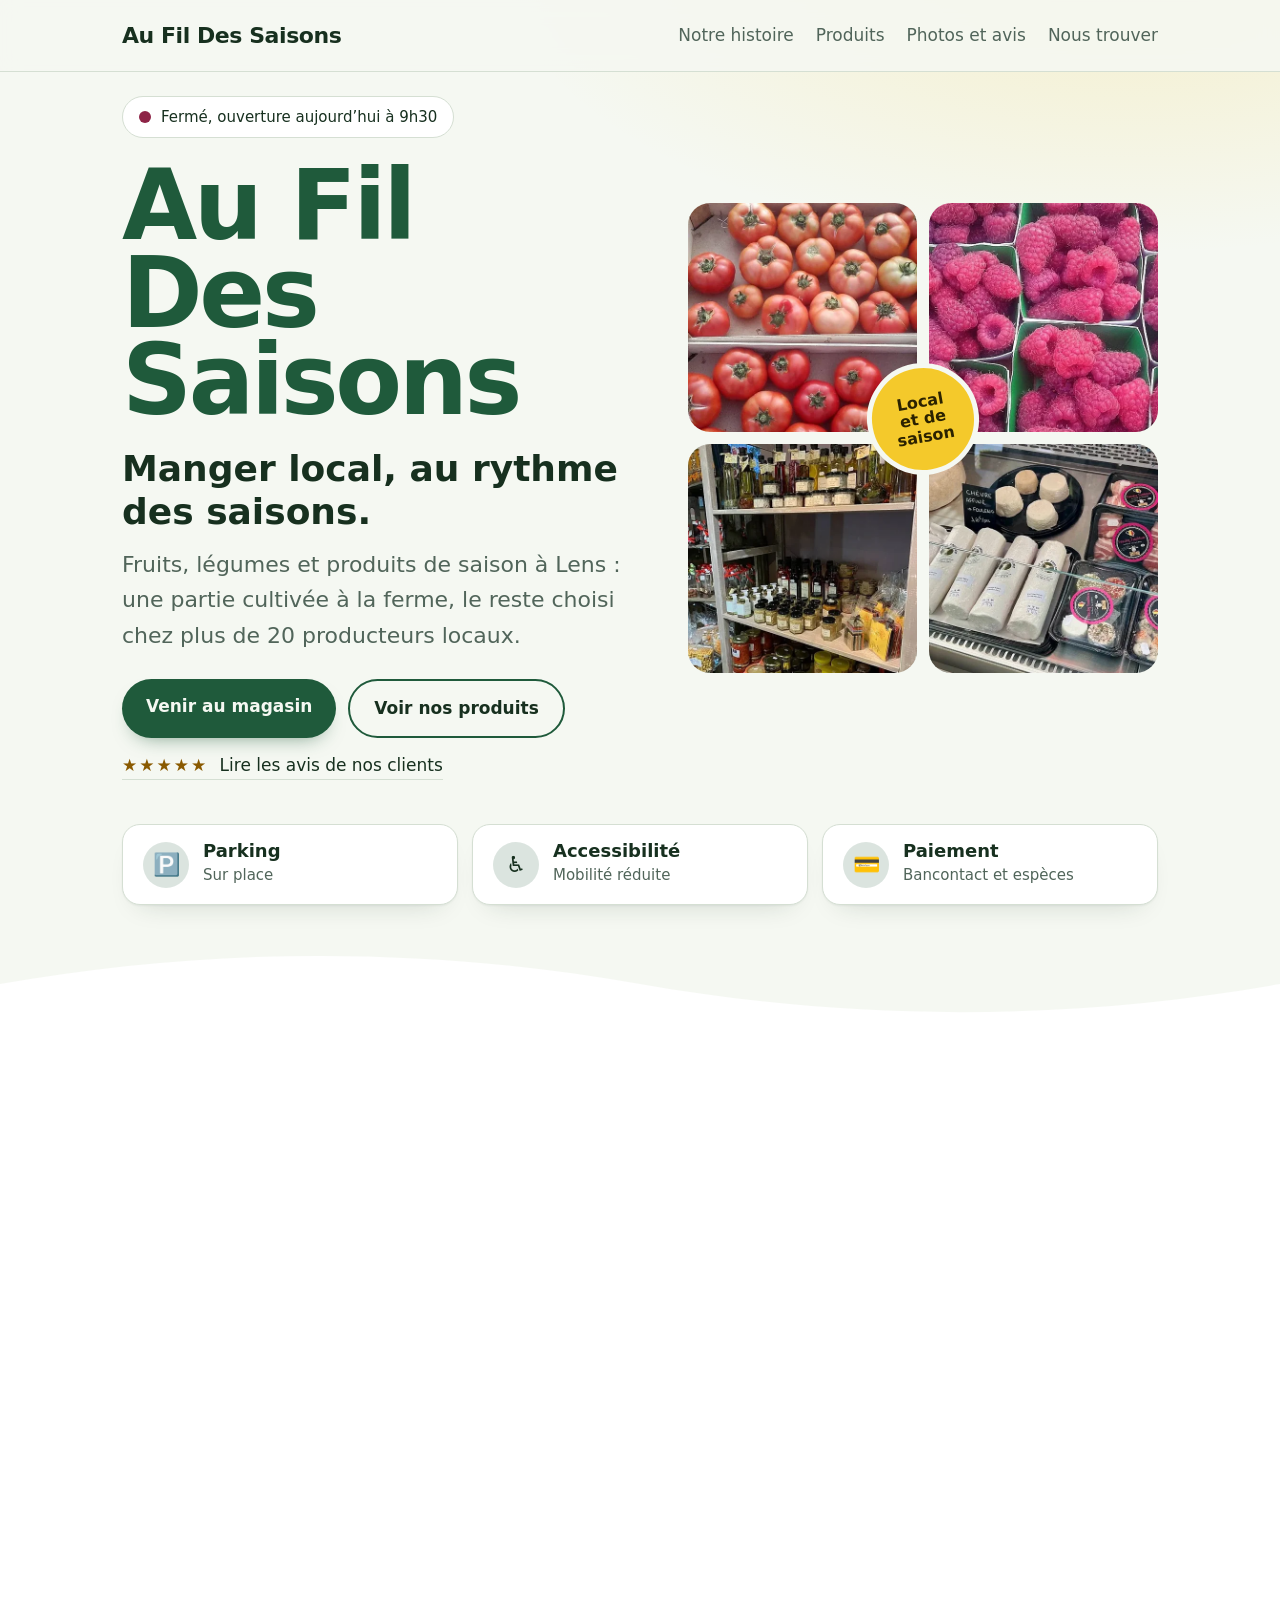
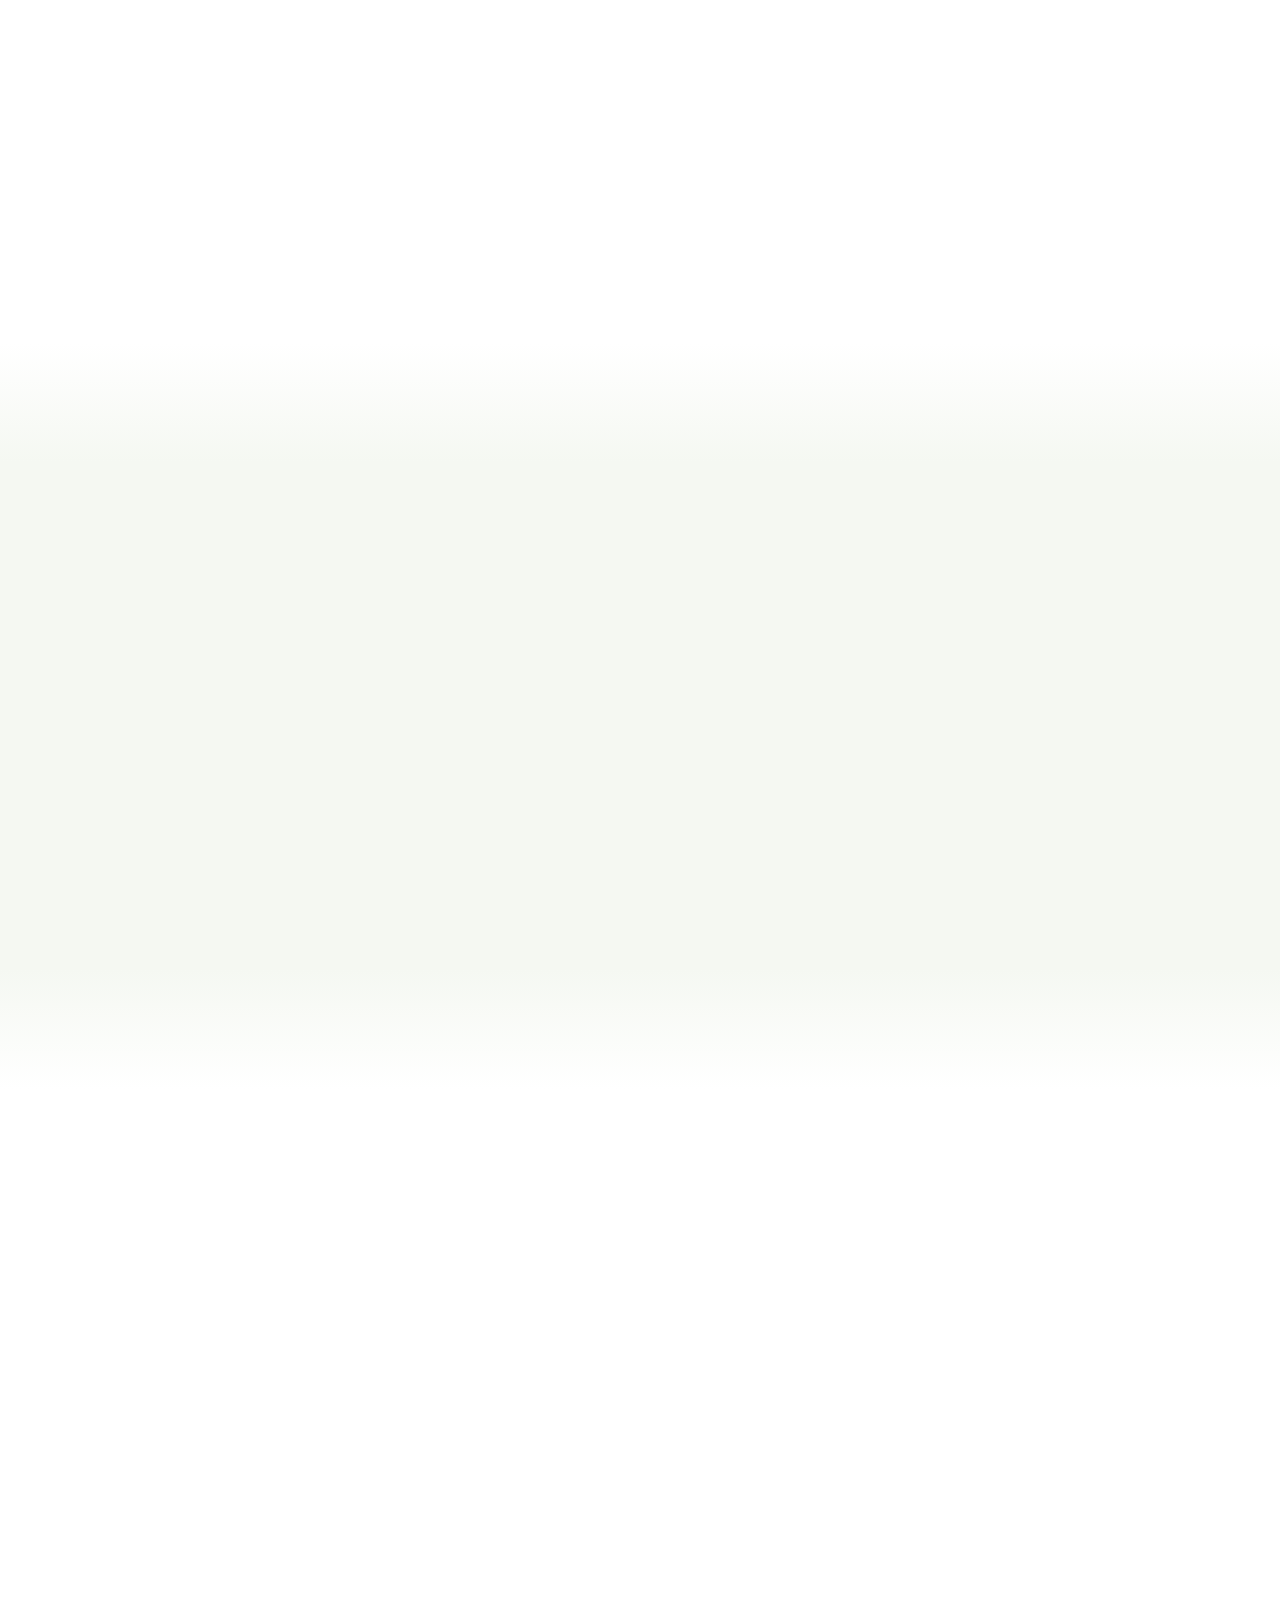
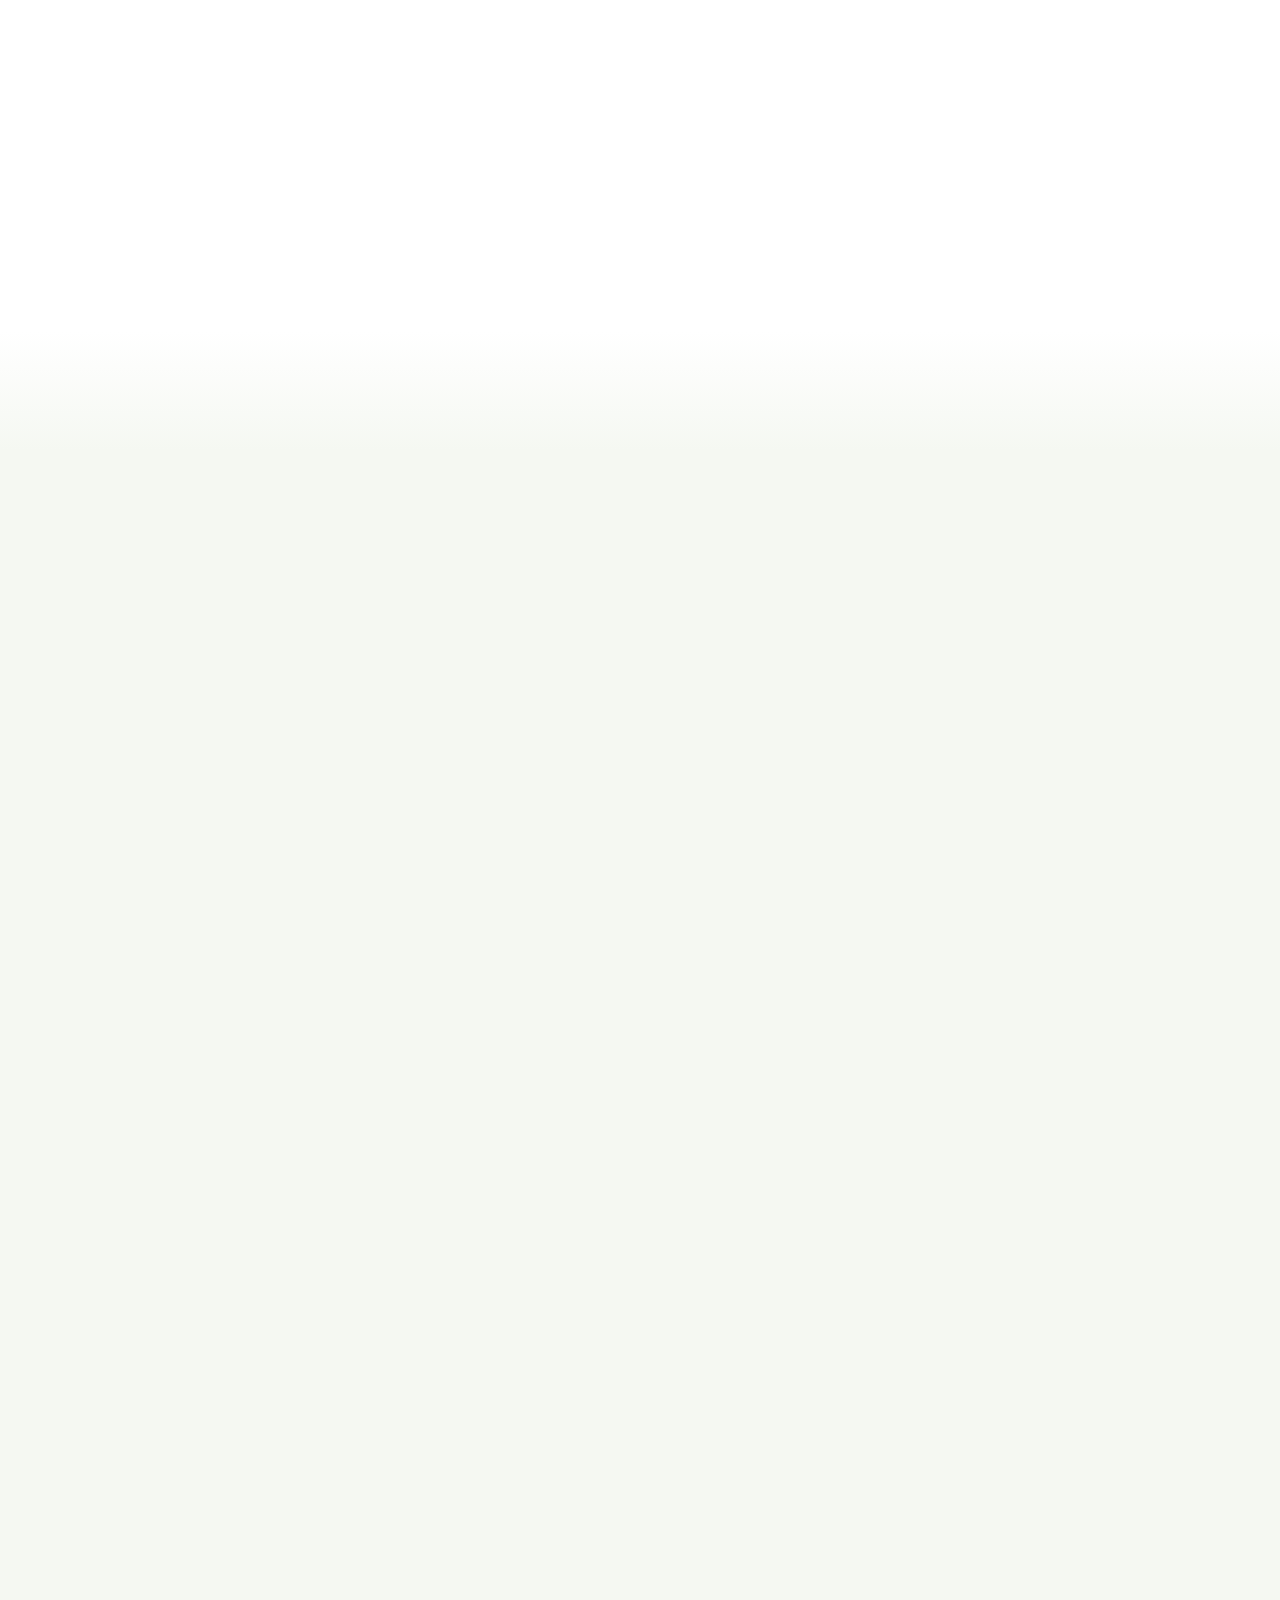
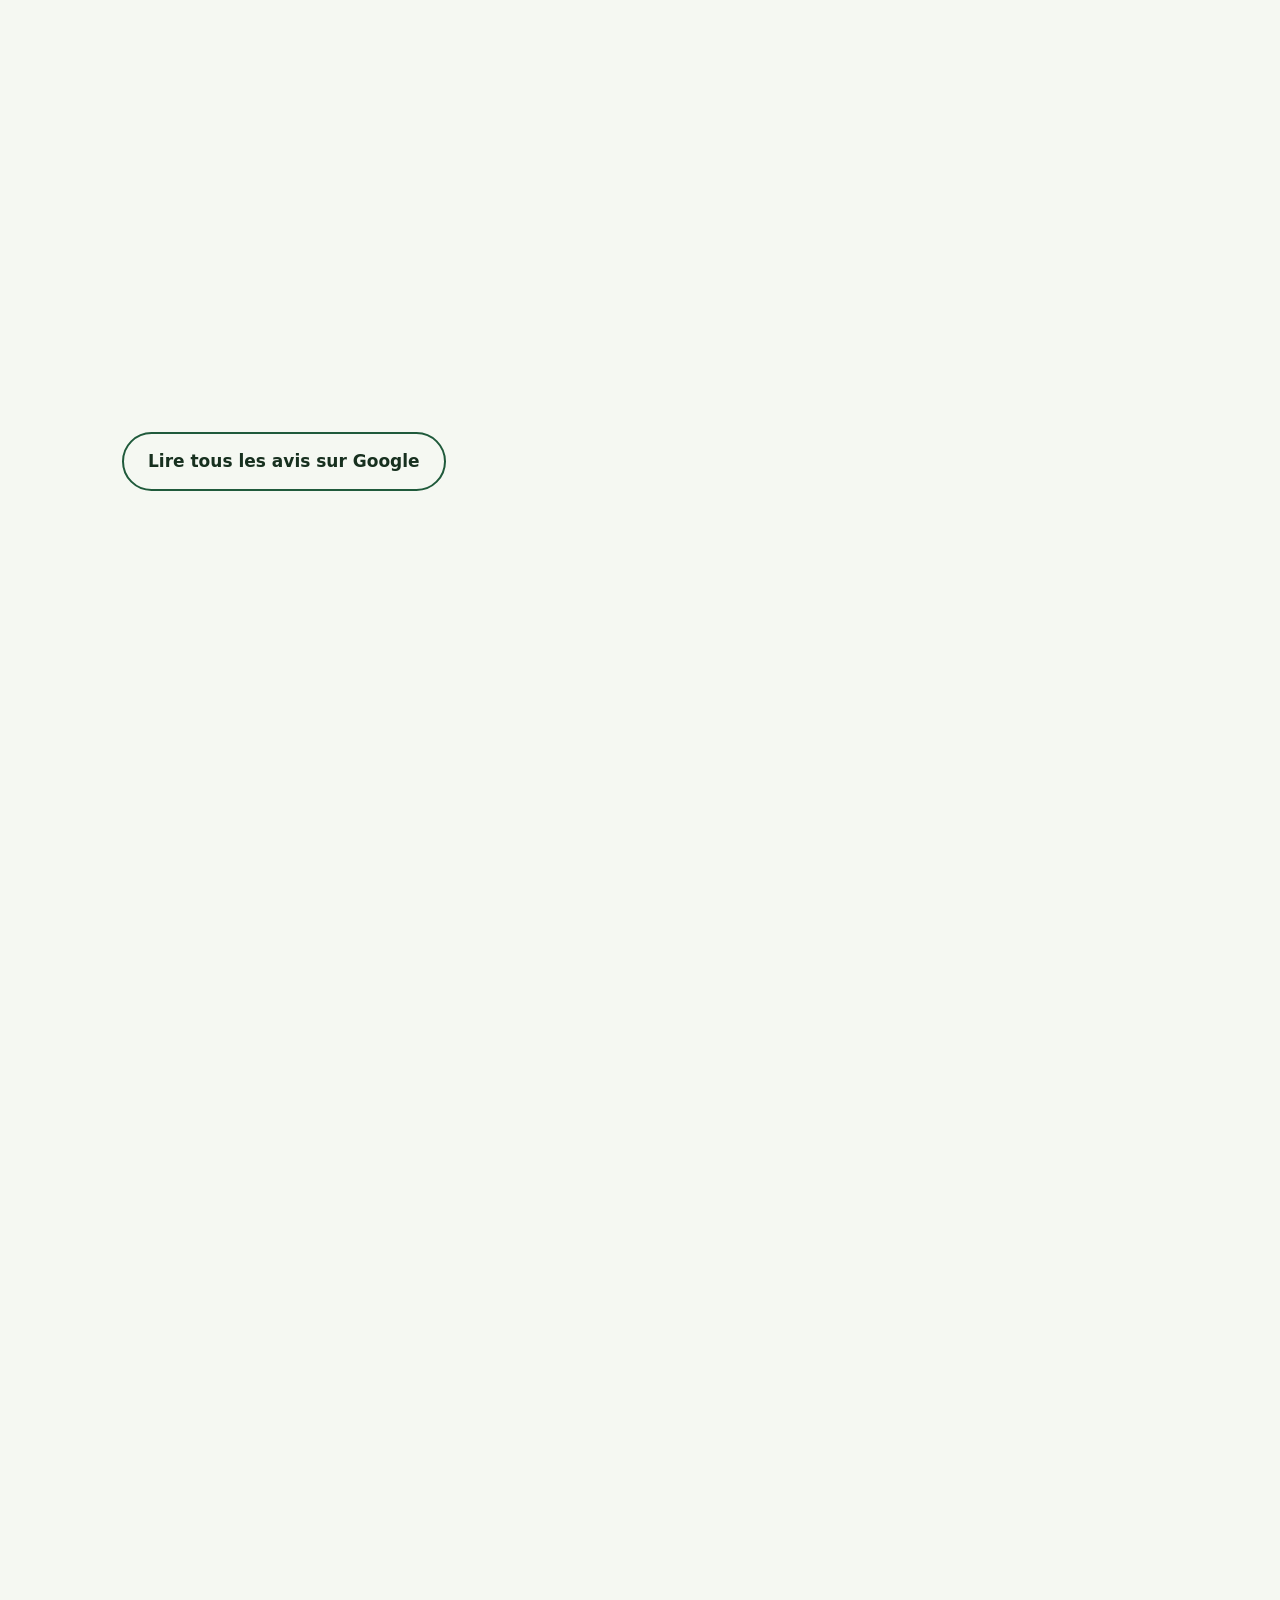
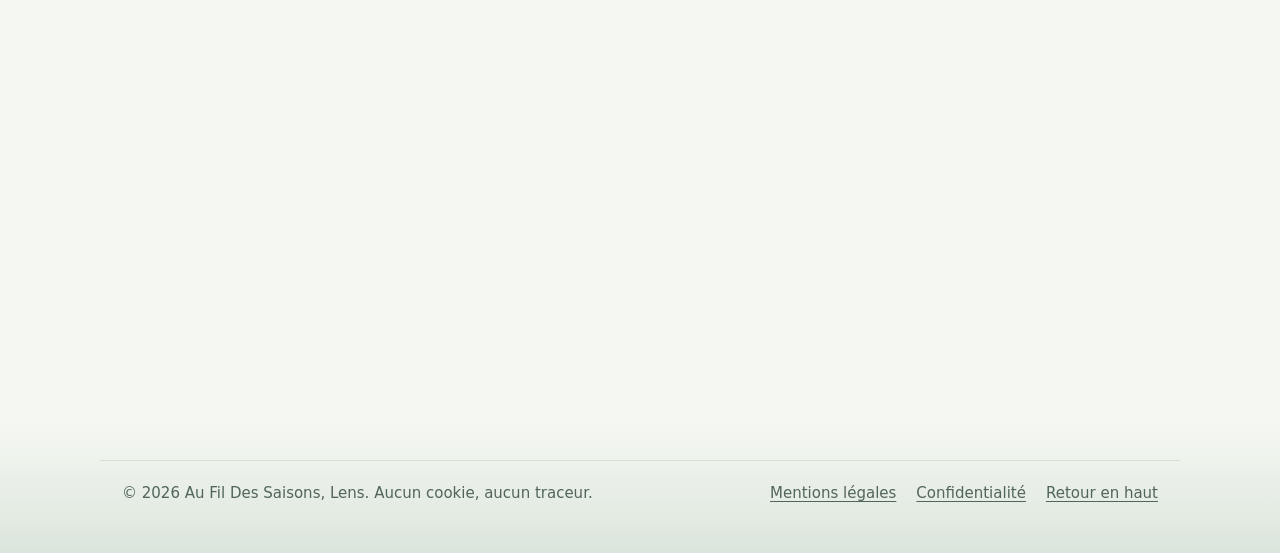
<file: index.html>
<!DOCTYPE html>
<html lang="fr-BE">
<head>
<meta charset="utf-8">
<meta http-equiv="Content-Security-Policy" content="default-src 'self'; script-src 'self'; style-src 'self'; img-src 'self' data:; font-src 'self'; connect-src 'none'; object-src 'none'; base-uri 'self'; form-action 'self'">
<meta name="referrer" content="strict-origin-when-cross-origin">
<meta name="viewport" content="width=device-width, initial-scale=1, viewport-fit=cover">
<title>Au Fil Des Saisons à Lens | Fruits, légumes, produits locaux</title>
<meta name="description" content="Fruits et légumes de saison, fromages, chocolats, bières et idées cadeaux de producteurs locaux. Rue du Thy 23 à Lens, ouvert 5 jours sur 7.">
<link rel="canonical" href="https://rassdjone.github.io/">
<meta name="robots" content="index, follow, max-image-preview:large">
<meta name="google-site-verification" content="WwIWT2sEpHE2BNijOcMHsDn33bdTSmF2Qs8HW-zZY4A">
<meta name="theme-color" content="#1F5A3B">
<meta property="og:site_name" content="Au Fil Des Saisons">
<meta property="og:type" content="website">
<meta property="og:locale" content="fr_BE">
<meta property="og:title" content="Au Fil Des Saisons à Lens | Fruits, légumes, produits locaux">
<meta property="og:description" content="Fruits et légumes de saison, fromages, chocolats, bières et idées cadeaux de producteurs locaux. Rue du Thy 23 à Lens, ouvert 5 jours sur 7.">
<meta property="og:url" content="https://rassdjone.github.io/">
<meta property="og:image" content="https://rassdjone.github.io/img/og-image.jpg">
<meta property="og:image:width" content="1200">
<meta property="og:image:height" content="630">
<meta property="og:image:alt" content="Au Fil Des Saisons : tomates, framboises, épicerie fine et fromages de chèvre">
<meta name="twitter:card" content="summary_large_image">
<link rel="icon" href="/favicon.ico" sizes="48x48">
<link rel="icon" type="image/png" sizes="192x192" href="/icon-192.png">
<link rel="apple-touch-icon" href="apple-touch-icon.png">
<link rel="manifest" href="site.webmanifest">
<script type="application/ld+json">{"@context": "https://schema.org", "@type": "GroceryStore", "name": "Au Fil Des Saisons", "description": "Fruits et légumes de saison, fromages, chocolats, bières et idées cadeaux de producteurs locaux. Rue du Thy 23 à Lens, ouvert 5 jours sur 7.", "telephone": "+32477273556", "email": "frederic.leblon@hotmail.be", "paymentAccepted": "Bancontact, espèces", "address": {"@type": "PostalAddress", "streetAddress": "Rue du Thy 23", "postalCode": "7870", "addressLocality": "Lens", "addressRegion": "Hainaut", "addressCountry": "BE"}, "geo": {"@type": "GeoCoordinates", "latitude": 50.5580614, "longitude": 3.8917613}, "openingHoursSpecification": [{"@type": "OpeningHoursSpecification", "dayOfWeek": "Monday", "opens": "15:00", "closes": "18:00"}, {"@type": "OpeningHoursSpecification", "dayOfWeek": ["Wednesday", "Friday"], "opens": "09:30", "closes": "12:30"}, {"@type": "OpeningHoursSpecification", "dayOfWeek": ["Wednesday", "Friday"], "opens": "13:30", "closes": "18:00"}, {"@type": "OpeningHoursSpecification", "dayOfWeek": "Saturday", "opens": "09:30", "closes": "15:30"}, {"@type": "OpeningHoursSpecification", "dayOfWeek": "Sunday", "opens": "09:30", "closes": "12:30"}], "url": "https://rassdjone.github.io/", "image": "https://rassdjone.github.io/img/og-image.jpg", "hasMap": "https://www.google.com/maps/search/?api=1&query=Au+Fil+Des+Saisons+Rue+du+Thy+23+7870+Lens"}</script>
<script type="application/ld+json">{"@context": "https://schema.org", "@type": "WebSite", "name": "Au Fil Des Saisons", "alternateName": "Au Fil Des Saisons Lens", "url": "https://rassdjone.github.io/", "inLanguage": "fr-BE"}</script>
<link rel="stylesheet" href="style.css">
</head>
<body>
<div class="progress" aria-hidden="true"></div>
<a class="skip" href="#top">Aller au contenu</a>
<div class="topbar"><div class="wrap">
    <header>
    <a class="logo" href="#top">Au Fil Des Saisons</a>
    <nav aria-label="Navigation principale">
      <a href="#histoire">Notre histoire</a>
      <a href="#produits">Produits</a>
      <a href="#avis">Photos et avis</a>
      <a href="#infos">Nous trouver</a>
    </nav>
  </header>
  </div></div>

<main id="top">
  <div class="wrap hero">
    <div class="hero-text">
      <p class="open" id="open" aria-live="polite"><span class="dot" aria-hidden="true"></span><span id="opentxt"></span></p>
      <h1>Au Fil<br>Des<br>Saisons</h1>
      <p class="tag">Manger local, au rythme des saisons.</p>
      <p class="desc">Fruits, légumes et produits de saison à Lens : une partie cultivée à la ferme, le reste choisi chez plus de 20 producteurs locaux.</p>
      <div class="btns">
        <a class="btn" href="#infos">Venir au magasin</a>
        <a class="btn alt" href="#produits">Voir nos produits</a>
      </div>
      <a class="rl" href="#avis"><span class="stars" aria-hidden="true">★★★★★</span> Lire les avis de nos clients</a>
    </div>
    <div class="hero-pics" aria-hidden="true">
      <img class="m" id="hp1" alt="" src="img/hero-1.webp" fetchpriority="high" width="480" height="480" decoding="async"><img class="m" id="hp2" alt="" src="img/hero-2.webp" fetchpriority="high" width="480" height="480" decoding="async"><img class="m" id="hp3" alt="" src="img/hero-3.webp" width="480" height="480" decoding="async"><img class="m" id="hp4" alt="" src="img/hero-4.webp" width="480" height="480" decoding="async">
      <div class="sticker">Local et de saison</div>
    </div>
  </div>

  <div class="wrap perkswrap"><ul class="perks" aria-label="Infos pratiques"><li><span class="ic" aria-hidden="true">🅿️</span><div><strong>Parking</strong><span>Sur place</span></div></li><li><span class="ic" aria-hidden="true">♿</span><div><strong>Accessibilité</strong><span>Mobilité réduite</span></div></li><li><span class="ic" aria-hidden="true">💳</span><div><strong>Paiement</strong><span>Bancontact et espèces</span></div></li></ul></div>
  <div class="wave" id="wave" aria-hidden="true"><svg viewBox="0 0 1440 120" preserveAspectRatio="none"><path d="M0 60C240 10 480 10 720 60S1200 110 1440 60V120H0Z" fill="currentColor"/></svg><div class="thread"><svg viewBox="0 0 1440 120" preserveAspectRatio="none"><path class="th" d="M0 50C240 0 480 0 720 50S1200 100 1440 50"/></svg><span class="sd sd1">🌱</span><span class="sd sd2">🍓</span><span class="sd sd3">🍂</span><span class="sd sd4">❄️</span></div></div>
  <section id="etals" class="band">
    <div class="wrap">
      <h2>Sur nos étals</h2>
      <p class="lead">Un aperçu de ce que vous pouvez trouver au magasin.</p>
      <ul class="etals">
        <li><figure><img loading="lazy" src="img/tomates-mures-rangees-dans-d.webp" width="510" height="792" decoding="async" alt="Tomates mûres rangées dans des cagettes en bois"><figcaption>Tomates</figcaption></figure></li>
        <li><figure><img loading="lazy" src="img/barquettes-de-framboises-fra.webp" width="437" height="701" decoding="async" alt="Barquettes de framboises fraîches"><figcaption>Framboises</figcaption></figure></li>
        <li><figure><img loading="lazy" src="img/rangees-de-salades-rouges-et.webp" width="327" height="556" decoding="async" alt="Rangées de salades rouges et vertes au potager"><figcaption>Salades</figcaption></figure></li>
        <li><figure><img loading="lazy" src="img/melons-rayes-dans-des-caisse.webp" width="370" height="705" decoding="async" alt="Melons rayés dans des caisses bleues"><figcaption>Melons</figcaption></figure></li>
      </ul>
      <div class="feature">
        <img loading="lazy" src="img/fromages-de-chevre-et-charcu.webp" width="611" height="702" decoding="async" alt="Fromages de chèvre et charcuteries au comptoir réfrigéré">
        <div>
          <h3>Au comptoir frais</h3>
          <p>Fromages de chèvre, charcuteries et préparations de producteurs locaux, à emporter pour l’apéro ou le repas du jour.</p>
          <p class="btns"><a class="btn" href="#infos">Venir au magasin</a><a class="btn alt" href="tel:+32477273556">Appeler</a></p>
        </div>
      </div>
    </div>
  </section>

  <section id="histoire">
    <div class="wrap">
      <h2>Notre histoire</h2>
      <div class="story">
        <div>
          <p>Frédéric est avant tout un homme de la terre. Il cultive lui-même salades, tomates, poireaux et céleris, en évitant les produits chimiques nocifs pour la santé.</p>
          <p>Avec Anaïck, il a voulu aller plus loin : proposer des produits de saison, issus de leur ferme ou de producteurs voisins, en circuit court. Le magasin est né de cette idée, et de son nom : <em>au fil des saisons</em>.</p>
        </div>
        <ul class="facts">
          <li><b aria-hidden="true">🌱</b><span>Légumes cultivés par Frédéric et Anaïck</span></li>
          <li><b aria-hidden="true">🤝</b><span>Plus de <span class="count" data-to="20">20</span> producteurs partenaires</span></li>
          <li><b aria-hidden="true">📍</b><span>Circuit court, à Lens et dans les villages voisins</span></li>
        </ul>
      </div>
    </div>
  </section>

  <div class="sep" id="sep" aria-hidden="true"><i></i><b><svg viewBox="0 0 24 24" stroke-linecap="round" stroke-linejoin="round"><path d="M12 21C6 17 4 11 6 5c6 0 12 2 12 9 0 3-2 5-6 7z"/><path d="M12 21V10"/></svg></b><i></i></div>
  <section id="produits" class="band">
    <div class="wrap">
      <h2>Nos produits</h2>
      <p class="lead">Une sélection de produits locaux et gourmands, qui change au fil des arrivages. Passez au magasin pour découvrir les nouveautés.</p>
      <div class="grid">
        <article class="panel pv">
          <div class="emo" aria-hidden="true">🥕</div>
          <h3>Fruits et légumes</h3>
          <p>Fruits et légumes de saison, avec des conseils pour cuisiner ceux qu’on connaît moins.</p>
        </article>
        <article class="panel p1">
          <div class="emo" aria-hidden="true">🫒</div>
          <h3>Huiles et vinaigres</h3>
          <p>Huiles et vinaigres aromatisés, en bouteilles à offrir ou à garder pour la cuisine.</p>
        </article>
        <article class="panel p2">
          <div class="emo" aria-hidden="true">🍯</div>
          <h3>Confitures et tartinades</h3>
          <p>Confitures, miels, pâtes à tartiner et petits pots salés pour l’apéro.</p>
        </article>
        <article class="panel ps">
          <div class="emo" aria-hidden="true">🌶️</div>
          <h3>Épices</h3>
          <p>Épices et mélanges pour relever vos plats toute l’année.</p>
        </article>
        <article class="panel p3">
          <div class="emo" aria-hidden="true">🍺</div>
          <h3>Bières, vins et liqueurs</h3>
          <p>Bières locales et artisanales, vins et liqueurs à découvrir.</p>
        </article>
        <article class="panel p4">
          <div class="emo" aria-hidden="true">🧀</div>
          <h3>Laitiers et chocolats</h3>
          <p>Produits laitiers, fromages frais aux herbes, chocolats et douceurs.</p>
        </article>
        <article class="panel pw">
          <div class="emo" aria-hidden="true">🌾</div>
          <h3>Vrac et fermes voisines</h3>
          <p>Produits en vrac et produits des fermes environnantes.</p>
        </article>
        <article class="panel pc">
          <div class="emo" aria-hidden="true">🎁</div>
          <h3>Idées cadeaux</h3>
          <p>Paniers garnis, bouteilles et douceurs à offrir, composés à votre goût.</p>
        </article>
      </div>
      <p class="more">Et bien d’autres produits : l’assortiment change toujours avec les saisons. Demandez-nous en magasin.</p>
    </div>
  </section>

  <section id="avis">
    <div class="wrap">
      <h2>Le magasin en photos</h2>
      <p class="lead">Un aperçu de l’endroit avant de venir.</p>
      <div class="gallery">
        <div class="viewer" id="viewer" tabindex="0" aria-label="Galerie photos, utilisez les flèches pour naviguer">
          <div class="bg" id="bg" aria-hidden="true"></div>
          <img id="big" alt="" width="675" height="575" decoding="async">
          <button type="button" class="nav prev" id="prev" aria-label="Photo précédente">‹</button>
          <button type="button" class="nav next" id="next" aria-label="Photo suivante">›</button>
          <div class="cap"><span id="cap"></span><span id="cnt"></span></div>
        </div>
        <div class="thumbs" id="thumbs"><button type="button" aria-label="Voir la photo : L’entrée du magasin"><img loading="lazy" src="img/entree-du-magasin-avec-sa-fa.webp" width="675" height="575" decoding="async" alt="Entrée du magasin avec sa façade en bois et en briques" data-cap="L’entrée du magasin"></button><button type="button" aria-label="Voir la photo : Huiles, vinaigres et confitures"><img loading="lazy" src="img/etagere-de-bouteilles-dhuile.webp" width="692" height="812" decoding="async" alt="Étagère de bouteilles d’huiles et de vinaigres aromatisés, pots de confiture et tartinades" data-cap="Huiles, vinaigres et confitures"></button><button type="button" aria-label="Voir la photo : Bières et tartinades"><img loading="lazy" src="img/etageres-en-bois-avec-des-bi.webp" width="655" height="806" decoding="async" alt="Étagères en bois avec des bières et des pots de tartinades" data-cap="Bières et tartinades"></button><button type="button" aria-label="Voir la photo : Chocolats, fromages frais et courges"><img loading="lazy" src="img/comptoir-refrigere-avec-choc.webp" width="755" height="656" decoding="async" alt="Comptoir réfrigéré avec chocolats, fromages frais aux herbes et courges" data-cap="Chocolats, fromages frais et courges"></button></div>
      </div>
      <h2>Ce que disent nos clients</h2>
      <p class="lead">Les avis publiés sur Google.</p>
      <div class="revs">
        <figure class="rev"><div class="stars" aria-label="5 étoiles sur 5">★★★★★</div><blockquote>Très joli magasin, bien agencé, gourmand à souhait, avec de très bons produits locaux, parfait pour profiter des produits de saison de la région ! Merci pour votre accueil, au plaisir.</blockquote><figcaption class="fine">Un client, avis Google</figcaption></figure>
        <figure class="rev"><div class="stars" aria-label="5 étoiles sur 5">★★★★★</div><blockquote>Très agréable magasin et très bel assortiment. Je recommande !</blockquote><figcaption class="fine">Un client, avis Google</figcaption></figure>
        <figure class="rev"><div class="stars" aria-label="5 étoiles sur 5">★★★★★</div><blockquote>Personnel très chaleureux, sympathique. Produits laitiers, fruits et légumes du vrac. Produits des fermes environnantes. On peut faire plaisir en offrant des paniers garnis avec produits cosmétiques et/ou produits consommables. Je recommande +++</blockquote><figcaption class="fine">Une cliente, avis Google</figcaption></figure>
        <figure class="rev"><div class="stars" aria-label="5 étoiles sur 5">★★★★★</div><blockquote>Petit magasin de saison surtout avec des fruits et des légumes. J’ai toujours été très bien accueillie, avec le sourire, mais surtout très bien conseillée sur la préparation de certains « vieux » légumes que l’on connaît moins, ou avec quoi les accommoder.</blockquote><figcaption class="fine">Une cliente, avis Google</figcaption></figure>
      </div>
      <a class="btn alt" href="https://www.google.com/maps/search/?api=1&amp;query=Au+Fil+Des+Saisons+Rue+du+Thy+23+7870+Lens" target="_blank" rel="noopener noreferrer">Lire tous les avis sur Google</a>
    </div>
  </section>

  <section id="infos">
    <div class="wrap">
      <h2>Nous trouver</h2>
      <p class="lead">Au cœur de Lens. Retrouvez l’itinéraire en un clic.</p>
      <div class="info">
        <div class="card">
          <h3>Adresse</h3>
          <p>Au Fil Des Saisons<br>Rue du Thy 23<br>7870 Lens (Hainaut), Belgique</p>
          <p class="btns mt"><a class="btn" href="https://www.google.com/maps/dir/?api=1&amp;destination=Au+Fil+Des+Saisons+Rue+du+Thy+23+7870+Lens" target="_blank" rel="noopener noreferrer">Itinéraire</a><a class="btn alt" href="https://www.google.com/maps/search/?api=1&amp;query=Au+Fil+Des+Saisons+Rue+du+Thy+23+7870+Lens" target="_blank" rel="noopener noreferrer">Voir sur la carte</a></p>
        </div>
        <div class="card">
          <h3>Horaires</h3>
          <table id="hours">
            <tr><td>Lundi</td><td>15:00 – 18:00</td></tr>
            <tr><td>Mardi</td><td>Fermé</td></tr>
            <tr><td>Mercredi</td><td>09:30 – 12:30, 13:30 – 18:00</td></tr>
            <tr><td>Jeudi</td><td>Fermé</td></tr>
            <tr><td>Vendredi</td><td>09:30 – 12:30, 13:30 – 18:00</td></tr>
            <tr><td>Samedi</td><td>09:30 – 15:30</td></tr>
            <tr><td>Dimanche</td><td>09:30 – 12:30</td></tr>
          </table>
        </div>
        <div class="card">
          <h3>Contact</h3>
          <p>Téléphone : <a href="tel:+32477273556">0477 27 35 56</a></p>
          <p>Email : <a href="mailto:frederic.leblon@hotmail.be">frederic.leblon@hotmail.be</a></p>
          <p>Une question sur un produit ? Appelez-nous ou passez au magasin.</p>
        </div>
      </div>
    </div>
  </section>
<section id="faq">
    <div class="wrap">
      <h2>Questions fréquentes</h2>
      <p class="lead">Des réponses aux questions que l’on se pose avant de venir.</p>
      <div class="faq">
        <details><summary>Proposez-vous de la vente en vrac pour réduire les emballages ?</summary><p>Oui, nous proposons du vrac. Vous pouvez apporter vos propres sachets ou bocaux pour limiter les emballages.</p></details>
        <details><summary>Vos produits sont-ils bio ?</summary><p>Nos produits sont locaux et de saison. Une partie des légumes est cultivée par Frédéric et Anaïck, en évitant les produits chimiques nocifs pour la santé. Le reste vient de producteurs locaux. Pour savoir si un produit précis est certifié bio, demandez-nous en magasin.</p></details>
        <details><summary>Proposez-vous aussi des produits non alimentaires (cosmétiques, entretien) ?</summary><p>Oui, on trouve notamment des produits cosmétiques, que l’on peut aussi glisser dans un panier garni. Pour un produit d’entretien ou un article précis, demandez-nous.</p></details>
        <details><summary>Comment être informé des nouveaux arrivages ?</summary><p>L’assortiment change avec les saisons. Passez au magasin, appelez-nous ou envoyez-nous un SMS pour savoir ce qui vient d’arriver.</p></details>
        <details><summary>Que faites-vous des invendus ou des produits abîmés ?</summary><p>Nous essayons de ne rien gaspiller. Demandez-nous en magasin ce qui est proposé à prix réduit.</p></details>
        <details><summary>Trouve-t-on des produits sans gluten, sans lactose ou véganes ?</summary><p>Cela dépend des arrivages. Si vous suivez un régime précis, appelez-nous ou demandez conseil au magasin avant de venir.</p></details>
      </div>
    </div>
  </section>
</main>

<footer>
  <div class="wrap fbar"><span>© 2026 Au Fil Des Saisons, Lens. Aucun cookie, aucun traceur.</span><span class="flinks"><a href="mentions-legales.html">Mentions légales</a><a href="confidentialite.html">Confidentialité</a><a href="#top">Retour en haut</a></span></div>
</footer>
<script src="script.js" defer></script>
<div class="dock"><a class="btn" href="tel:+32477273556">Appeler</a><a class="btn alt" href="https://www.google.com/maps/dir/?api=1&amp;destination=Au+Fil+Des+Saisons+Rue+du+Thy+23+7870+Lens" target="_blank" rel="noopener noreferrer">Itinéraire</a></div>
</body>
</html>
</file>
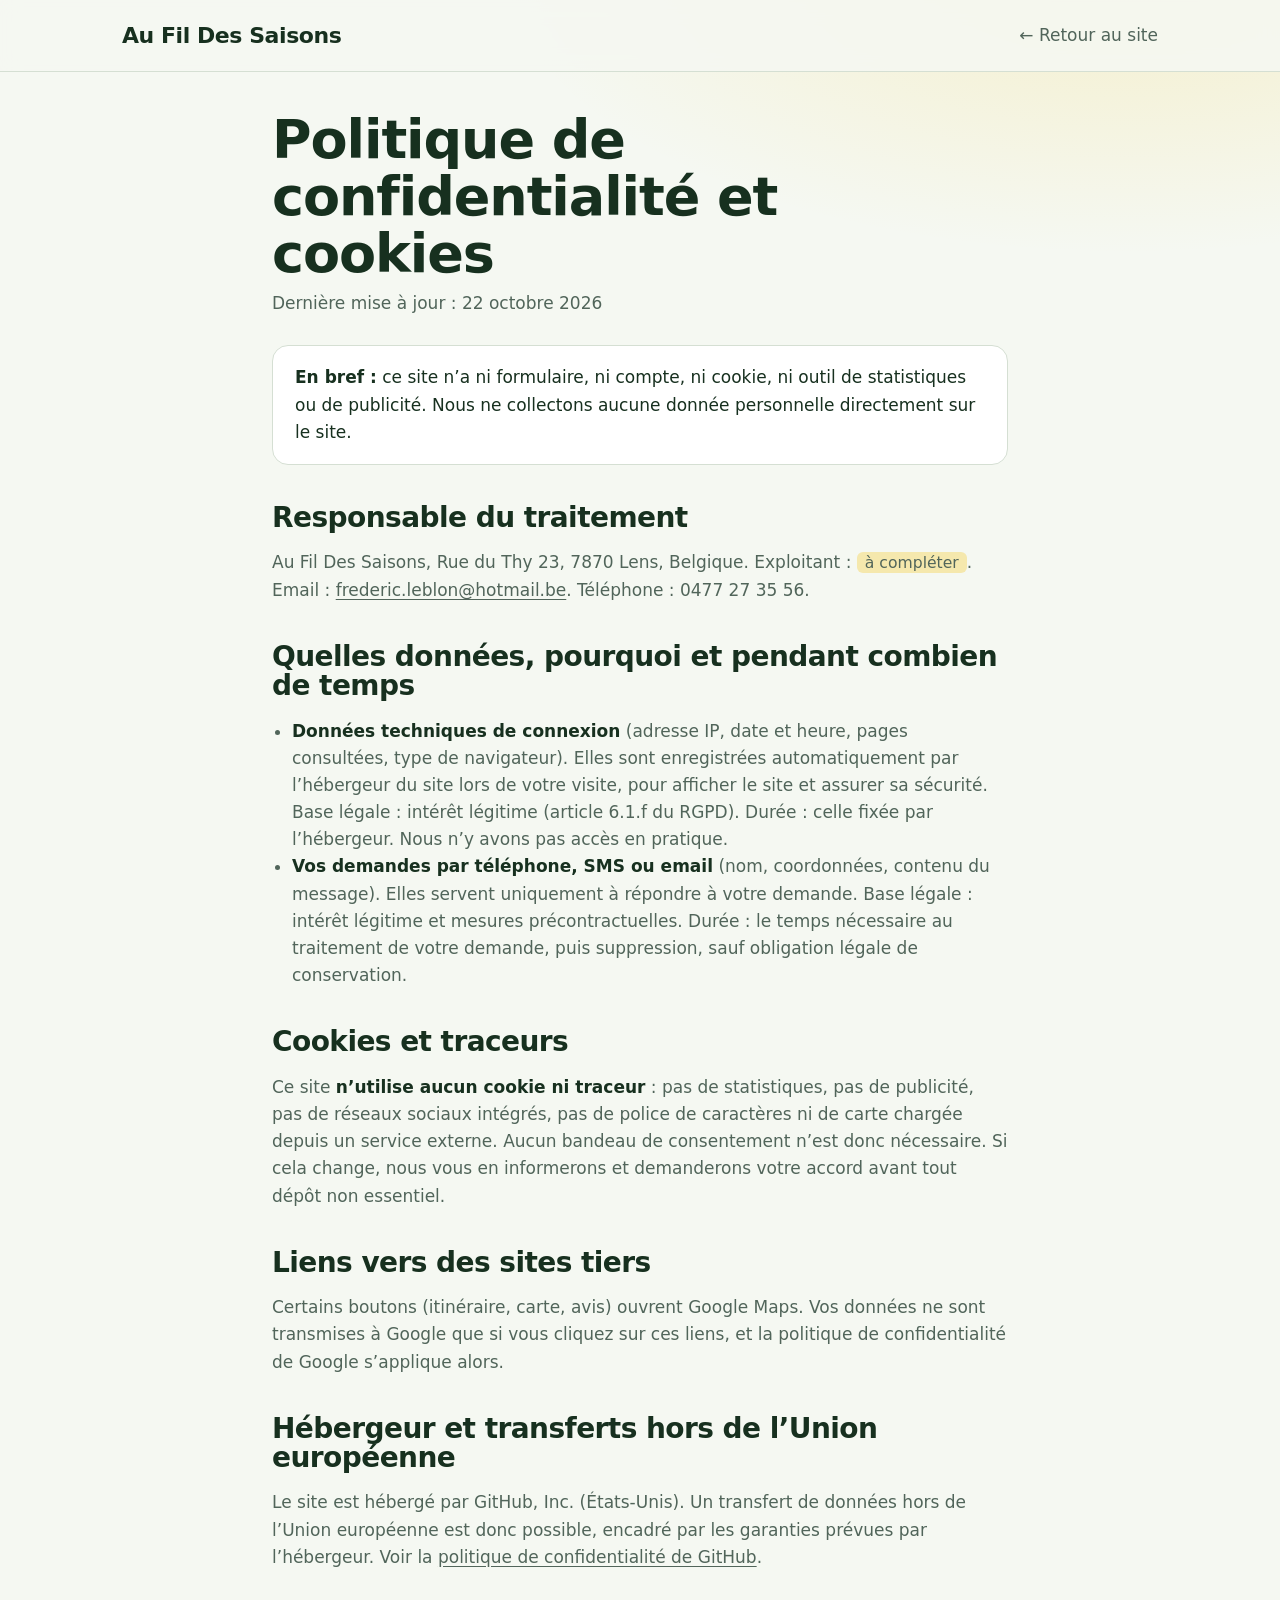
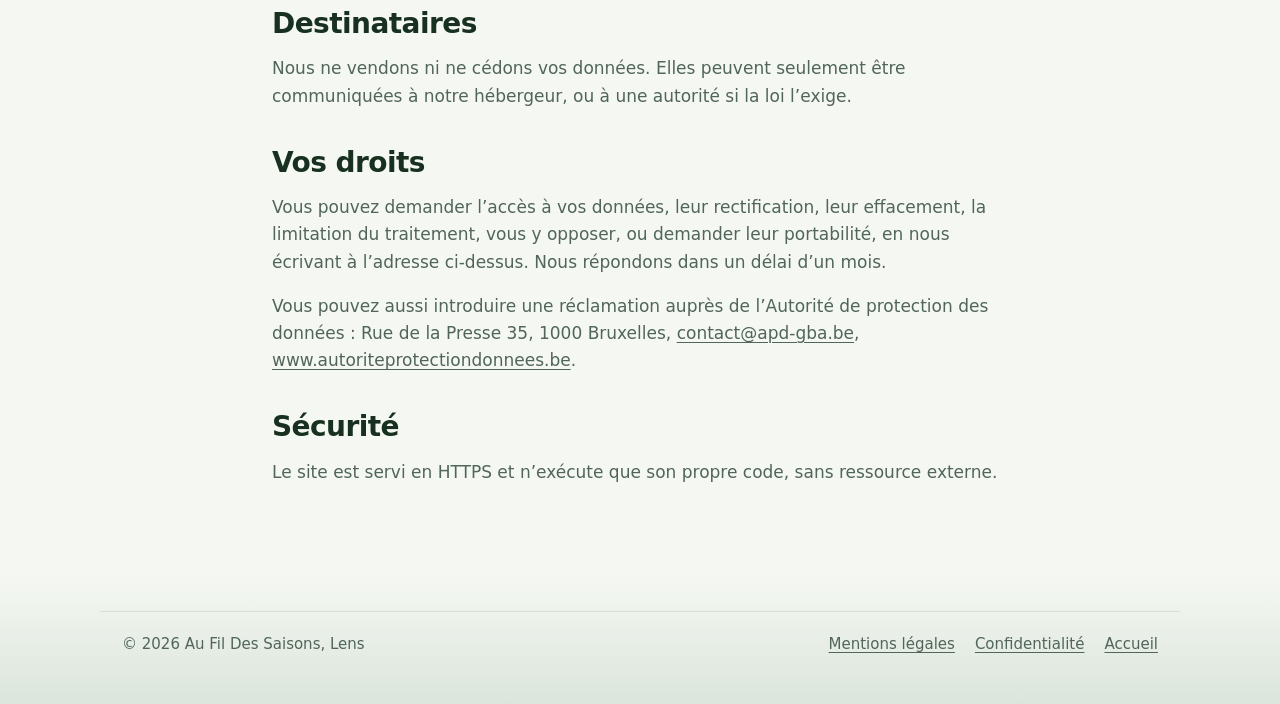
<file: confidentialite.html>
<!DOCTYPE html>
<html lang="fr-BE">
<head>
<meta charset="utf-8">
<meta http-equiv="Content-Security-Policy" content="default-src 'self'; script-src 'self'; style-src 'self'; img-src 'self' data:; font-src 'self'; connect-src 'none'; object-src 'none'; base-uri 'self'; form-action 'self'">
<meta name="referrer" content="strict-origin-when-cross-origin">
<meta name="viewport" content="width=device-width, initial-scale=1, viewport-fit=cover">
<title>Politique de confidentialité et cookies – Au Fil Des Saisons</title>
<meta name="description" content="Politique de confidentialité et utilisation des cookies du site Au Fil Des Saisons.">
<link rel="canonical" href="https://rassdjone.github.io/confidentialite.html">
<meta name="theme-color" content="#1F5A3B">
<link rel="icon" href="/favicon.ico" sizes="48x48">
<link rel="icon" type="image/png" sizes="192x192" href="/icon-192.png">
<link rel="stylesheet" href="style.css">
</head>
<body>
<div class="topbar"><div class="wrap"><header><a class="logo" href="./">Au Fil Des Saisons</a><nav aria-label="Navigation"><a href="./">← Retour au site</a></nav></header></div></div>
<main class="wrap legal" id="top">
<h1>Politique de confidentialité et cookies</h1>
<p class="upd">Dernière mise à jour : 22 octobre 2026</p>
<div class="box"><strong>En bref :</strong> ce site n’a ni formulaire, ni compte, ni cookie, ni outil de statistiques ou de publicité. Nous ne collectons aucune donnée personnelle directement sur le site.</div>
<h2>Responsable du traitement</h2>
<p>Au Fil Des Saisons, Rue du Thy 23, 7870 Lens, Belgique. Exploitant : <span class="todo">à compléter</span>. Email : <a href="mailto:frederic.leblon@hotmail.be">frederic.leblon@hotmail.be</a>. Téléphone : 0477 27 35 56.</p>
<h2>Quelles données, pourquoi et pendant combien de temps</h2>
<ul>
<li><strong>Données techniques de connexion</strong> (adresse IP, date et heure, pages consultées, type de navigateur). Elles sont enregistrées automatiquement par l’hébergeur du site lors de votre visite, pour afficher le site et assurer sa sécurité. Base légale : intérêt légitime (article 6.1.f du RGPD). Durée : celle fixée par l’hébergeur. Nous n’y avons pas accès en pratique.</li>
<li><strong>Vos demandes par téléphone, SMS ou email</strong> (nom, coordonnées, contenu du message). Elles servent uniquement à répondre à votre demande. Base légale : intérêt légitime et mesures précontractuelles. Durée : le temps nécessaire au traitement de votre demande, puis suppression, sauf obligation légale de conservation.</li>
</ul>
<h2>Cookies et traceurs</h2>
<p>Ce site <strong>n’utilise aucun cookie ni traceur</strong> : pas de statistiques, pas de publicité, pas de réseaux sociaux intégrés, pas de police de caractères ni de carte chargée depuis un service externe. Aucun bandeau de consentement n’est donc nécessaire. Si cela change, nous vous en informerons et demanderons votre accord avant tout dépôt non essentiel.</p>
<h2>Liens vers des sites tiers</h2>
<p>Certains boutons (itinéraire, carte, avis) ouvrent Google Maps. Vos données ne sont transmises à Google que si vous cliquez sur ces liens, et la politique de confidentialité de Google s’applique alors.</p>
<h2>Hébergeur et transferts hors de l’Union européenne</h2>
<p>Le site est hébergé par GitHub, Inc. (États-Unis). Un transfert de données hors de l’Union européenne est donc possible, encadré par les garanties prévues par l’hébergeur. Voir la <a href="https://docs.github.com/en/site-policy/privacy-policies/github-general-privacy-statement" target="_blank" rel="noopener noreferrer">politique de confidentialité de GitHub</a>.</p>
<h2>Destinataires</h2>
<p>Nous ne vendons ni ne cédons vos données. Elles peuvent seulement être communiquées à notre hébergeur, ou à une autorité si la loi l’exige.</p>
<h2>Vos droits</h2>
<p>Vous pouvez demander l’accès à vos données, leur rectification, leur effacement, la limitation du traitement, vous y opposer, ou demander leur portabilité, en nous écrivant à l’adresse ci-dessus. Nous répondons dans un délai d’un mois.</p>
<p>Vous pouvez aussi introduire une réclamation auprès de l’Autorité de protection des données : Rue de la Presse 35, 1000 Bruxelles, <a href="mailto:contact@apd-gba.be">contact@apd-gba.be</a>, <a href="https://www.autoriteprotectiondonnees.be" target="_blank" rel="noopener noreferrer">www.autoriteprotectiondonnees.be</a>.</p>
<h2>Sécurité</h2>
<p>Le site est servi en HTTPS et n’exécute que son propre code, sans ressource externe.</p>
</main>
<footer><div class="wrap fbar"><span>© 2026 Au Fil Des Saisons, Lens</span><span class="flinks"><a href="mentions-legales.html">Mentions légales</a><a href="confidentialite.html">Confidentialité</a><a href="./">Accueil</a></span></div></footer>
</body>
</html>
</file>
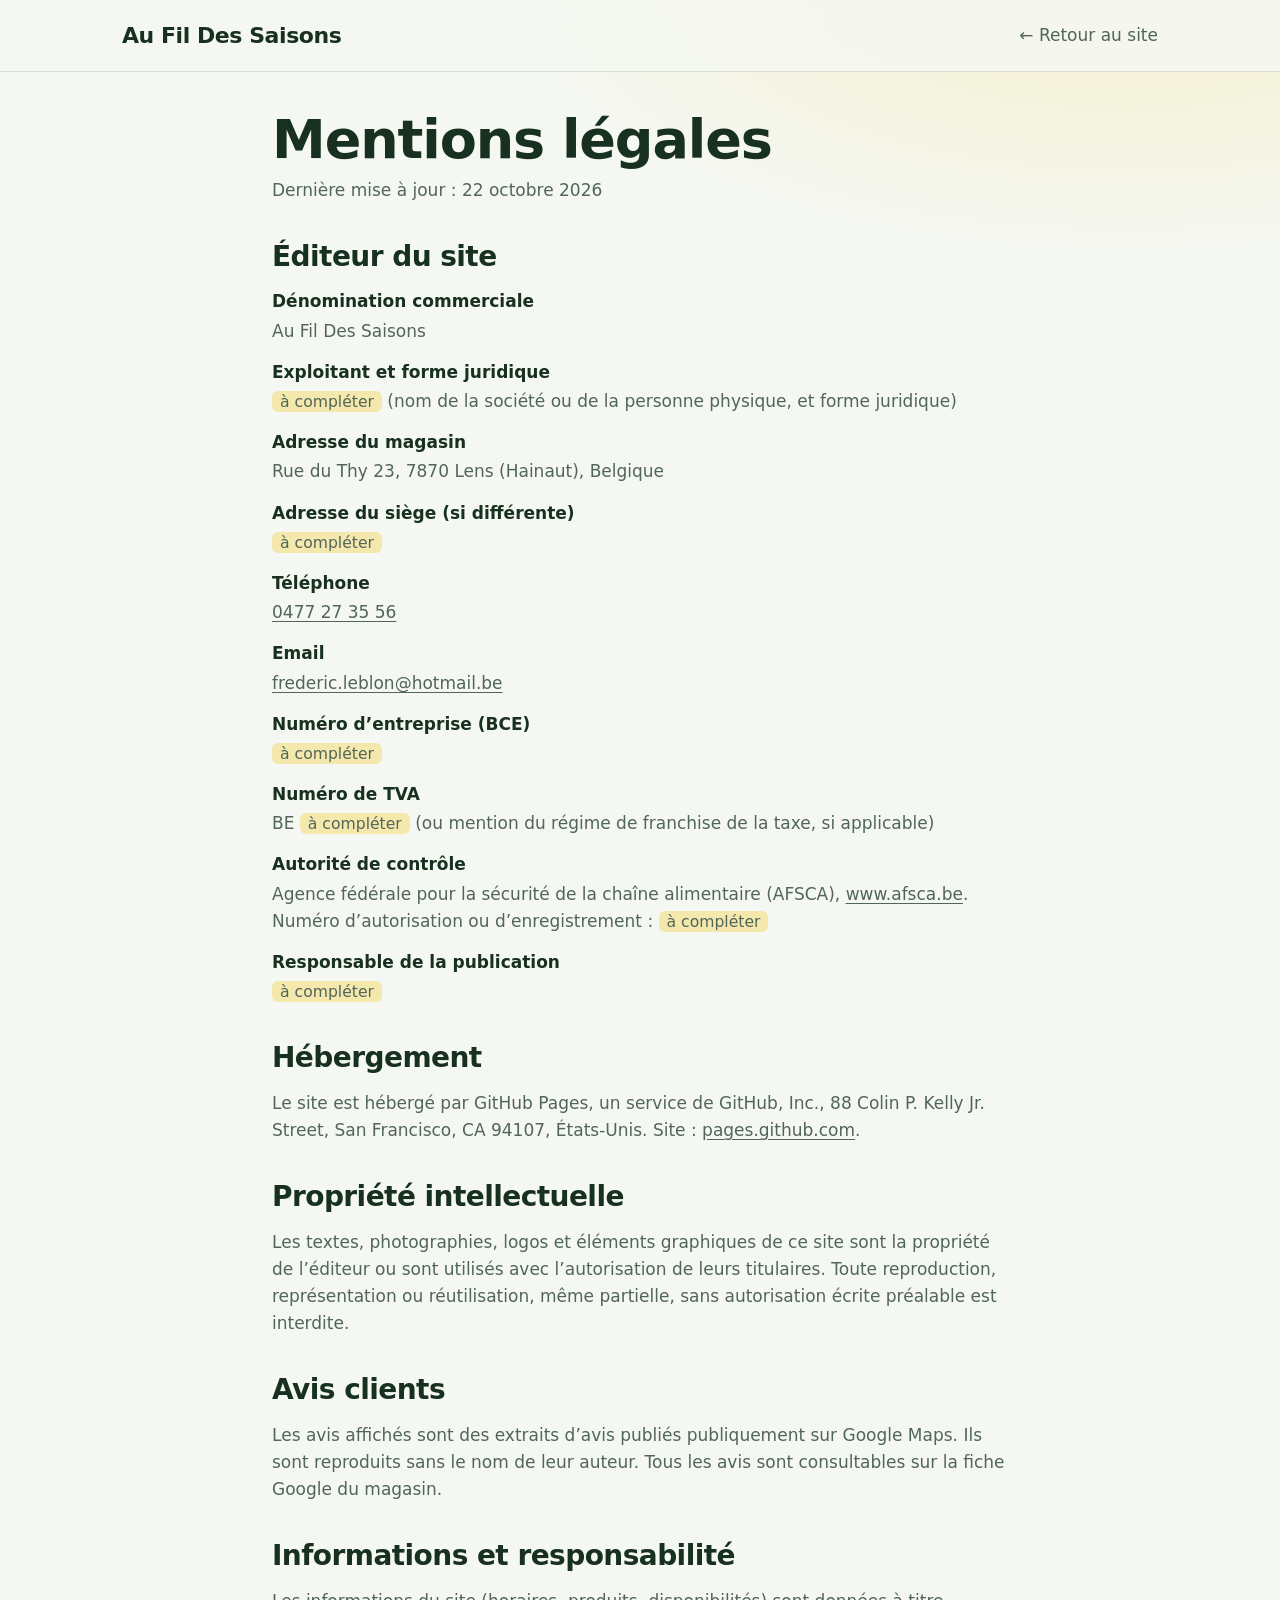
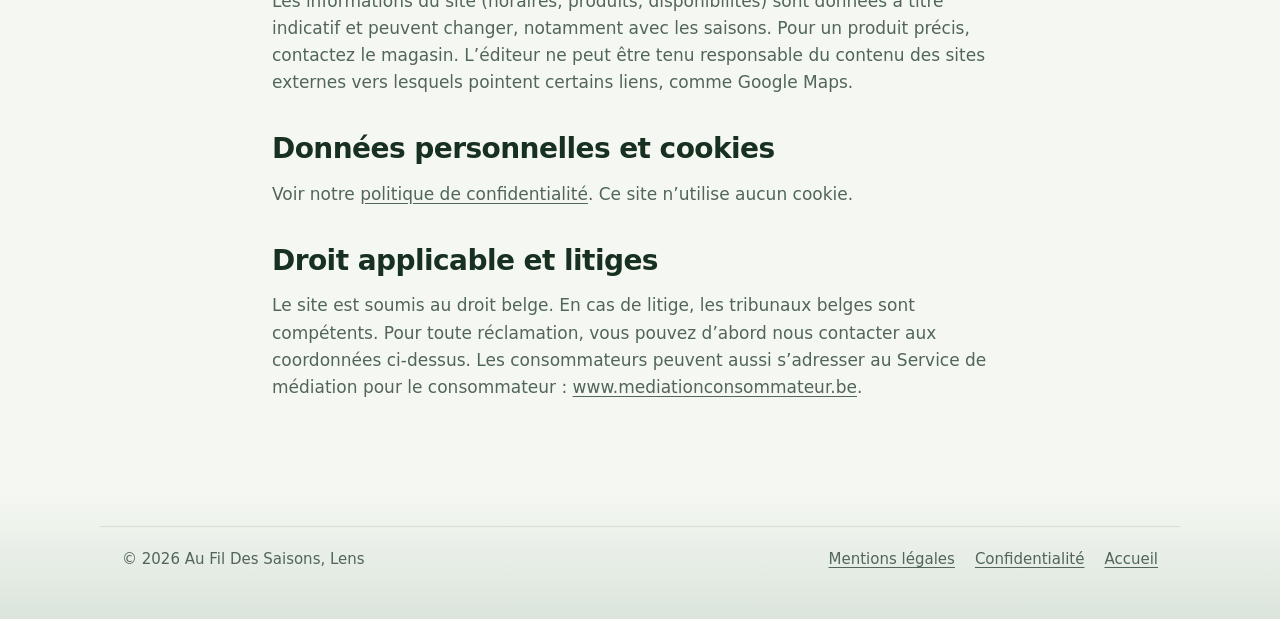
<file: mentions-legales.html>
<!DOCTYPE html>
<html lang="fr-BE">
<head>
<meta charset="utf-8">
<meta http-equiv="Content-Security-Policy" content="default-src 'self'; script-src 'self'; style-src 'self'; img-src 'self' data:; font-src 'self'; connect-src 'none'; object-src 'none'; base-uri 'self'; form-action 'self'">
<meta name="referrer" content="strict-origin-when-cross-origin">
<meta name="viewport" content="width=device-width, initial-scale=1, viewport-fit=cover">
<title>Mentions légales – Au Fil Des Saisons</title>
<meta name="description" content="Mentions légales du site Au Fil Des Saisons, magasin de produits locaux à Lens.">
<link rel="canonical" href="https://rassdjone.github.io/mentions-legales.html">
<meta name="theme-color" content="#1F5A3B">
<link rel="icon" href="/favicon.ico" sizes="48x48">
<link rel="icon" type="image/png" sizes="192x192" href="/icon-192.png">
<link rel="stylesheet" href="style.css">
</head>
<body>
<div class="topbar"><div class="wrap"><header><a class="logo" href="./">Au Fil Des Saisons</a><nav aria-label="Navigation"><a href="./">← Retour au site</a></nav></header></div></div>
<main class="wrap legal" id="top">
<h1>Mentions légales</h1>
<p class="upd">Dernière mise à jour : 22 octobre 2026</p>
<h2>Éditeur du site</h2>
<dl>
<dt>Dénomination commerciale</dt><dd>Au Fil Des Saisons</dd>
<dt>Exploitant et forme juridique</dt><dd><span class="todo">à compléter</span> (nom de la société ou de la personne physique, et forme juridique)</dd>
<dt>Adresse du magasin</dt><dd>Rue du Thy 23, 7870 Lens (Hainaut), Belgique</dd>
<dt>Adresse du siège (si différente)</dt><dd><span class="todo">à compléter</span></dd>
<dt>Téléphone</dt><dd><a href="tel:+32477273556">0477 27 35 56</a></dd>
<dt>Email</dt><dd><a href="mailto:frederic.leblon@hotmail.be">frederic.leblon@hotmail.be</a></dd>
<dt>Numéro d’entreprise (BCE)</dt><dd><span class="todo">à compléter</span></dd>
<dt>Numéro de TVA</dt><dd>BE <span class="todo">à compléter</span> (ou mention du régime de franchise de la taxe, si applicable)</dd>
<dt>Autorité de contrôle</dt><dd>Agence fédérale pour la sécurité de la chaîne alimentaire (AFSCA), <a href="https://www.afsca.be" target="_blank" rel="noopener noreferrer">www.afsca.be</a>. Numéro d’autorisation ou d’enregistrement : <span class="todo">à compléter</span></dd>
<dt>Responsable de la publication</dt><dd><span class="todo">à compléter</span></dd>
</dl>
<h2>Hébergement</h2>
<p>Le site est hébergé par GitHub Pages, un service de GitHub, Inc., 88 Colin P. Kelly Jr. Street, San Francisco, CA 94107, États-Unis. Site : <a href="https://pages.github.com" target="_blank" rel="noopener noreferrer">pages.github.com</a>.</p>
<h2>Propriété intellectuelle</h2>
<p>Les textes, photographies, logos et éléments graphiques de ce site sont la propriété de l’éditeur ou sont utilisés avec l’autorisation de leurs titulaires. Toute reproduction, représentation ou réutilisation, même partielle, sans autorisation écrite préalable est interdite.</p>
<h2>Avis clients</h2>
<p>Les avis affichés sont des extraits d’avis publiés publiquement sur Google Maps. Ils sont reproduits sans le nom de leur auteur. Tous les avis sont consultables sur la fiche Google du magasin.</p>
<h2>Informations et responsabilité</h2>
<p>Les informations du site (horaires, produits, disponibilités) sont données à titre indicatif et peuvent changer, notamment avec les saisons. Pour un produit précis, contactez le magasin. L’éditeur ne peut être tenu responsable du contenu des sites externes vers lesquels pointent certains liens, comme Google Maps.</p>
<h2>Données personnelles et cookies</h2>
<p>Voir notre <a href="confidentialite.html">politique de confidentialité</a>. Ce site n’utilise aucun cookie.</p>
<h2>Droit applicable et litiges</h2>
<p>Le site est soumis au droit belge. En cas de litige, les tribunaux belges sont compétents. Pour toute réclamation, vous pouvez d’abord nous contacter aux coordonnées ci-dessus. Les consommateurs peuvent aussi s’adresser au Service de médiation pour le consommateur : <a href="https://www.mediationconsommateur.be" target="_blank" rel="noopener noreferrer">www.mediationconsommateur.be</a>.</p>
</main>
<footer><div class="wrap fbar"><span>© 2026 Au Fil Des Saisons, Lens</span><span class="flinks"><a href="mentions-legales.html">Mentions légales</a><a href="confidentialite.html">Confidentialité</a><a href="./">Accueil</a></span></div></footer>
</body>
</html>
</file>
<file: style.css>
:root{
  --fh:"Avenir Next","Segoe UI Variable Display","Segoe UI",system-ui,-apple-system,"Helvetica Neue",Arial,sans-serif;--fb:system-ui,-apple-system,"Segoe UI",Roboto,"Helvetica Neue",Arial,sans-serif;
  --bg:#F5F8F2; --surface:#FFFFFF; --text:#17301F; --muted:#51655A; --line:#D5DFD3;
  --leaf:#1F5A3B; --on-leaf:#F5F8F2;
  --banana:#F4C92B; --on-banana:#2B2200;
  --jam:#8E2447; --on-jam:#FFF4F6;
  --garlic:#E9E4D6; --on-garlic:#2A2A22;
  box-sizing:border-box;
  padding-top:env(safe-area-inset-top,0px); padding-bottom:env(safe-area-inset-bottom,0px);
}
@media (prefers-color-scheme: dark){
  :root:not([data-theme="light"]){
    --bg:#0F1A13; --surface:#16251B; --text:#EAF1EA; --muted:#A3B5A8; --line:#2A3D30;
    --leaf:#7FD1A0; --on-leaf:#0F1A13;
    --garlic:#D9D3C0; --on-garlic:#2A2A22;
    color-scheme:dark;
  }
}
:root[data-theme="dark"]{
  --bg:#0F1A13; --surface:#16251B; --text:#EAF1EA; --muted:#A3B5A8; --line:#2A3D30;
  --leaf:#7FD1A0; --on-leaf:#0F1A13; --garlic:#D9D3C0; --on-garlic:#2A2A22; color-scheme:dark;
}
html{scroll-padding-top:env(safe-area-inset-top,0px);scroll-behavior:smooth}
*{box-sizing:border-box}
body{margin:0;background:var(--bg);color:var(--text);font:400 17px/1.6 var(--fb)}
h1,h2,h3{font-family:var(--fh);line-height:1.05;margin:0;letter-spacing:-.02em}
a{color:inherit}
:focus-visible{outline:3px solid var(--banana);outline-offset:3px}
.wrap{max-width:1080px;margin:0 auto;padding:0 22px}
header{display:flex;align-items:center;justify-content:space-between;gap:16px;padding:18px 0;flex-wrap:wrap}
.logo{font:800 22px var(--fh);text-decoration:none;letter-spacing:-.02em}
nav{display:flex;gap:22px;font-weight:500}
nav a{text-decoration:none;color:var(--muted)}
nav a:hover{color:var(--text)}
.hero{padding:40px 0 64px}
.hero h1{font-size:clamp(58px,14vw,168px);font-weight:800;line-height:.9;max-width:none;color:var(--leaf);letter-spacing:-.035em}
.hero p.tag{font:700 clamp(22px,3.6vw,36px)/1.2 var(--fh);color:var(--text);margin:22px 0 0;max-width:none}
.hero p{font-size:clamp(18px,2.2vw,22px);color:var(--muted);max-width:46ch;margin:22px 0 30px}
.btns{display:flex;gap:12px;flex-wrap:wrap}
.btn{display:inline-block;padding:14px 24px;border-radius:999px;font-weight:700;text-decoration:none;background:var(--leaf);color:var(--on-leaf)}
.btn.alt{background:transparent;border:2px solid var(--leaf);color:var(--text)}
section{padding:72px 0}
h2{font-size:clamp(32px,5vw,52px);font-weight:700;margin-bottom:12px}
.lead{color:var(--muted);max-width:52ch;margin:0 0 36px}
.grid{display:grid;grid-template-columns:repeat(auto-fit,minmax(220px,1fr));gap:18px}
.panel{border-radius:22px;padding:30px 26px 34px;min-height:300px;display:flex;flex-direction:column;justify-content:flex-end}
.panel .emo{font-size:64px;line-height:1;margin-bottom:auto}
.panel h3{font-size:34px;font-weight:800;margin-bottom:8px}
.panel p{margin:0}
.p1{background:var(--banana);color:var(--on-banana)}
.p2{background:var(--jam);color:var(--on-jam)}
.p3{background:var(--garlic);color:var(--on-garlic)}
.p4{background:var(--leaf);color:var(--on-leaf)}
.pv{background:#CFE5B8;color:#14301B}
.ps{background:#A84A12;color:#FFF6EC}
.pc{background:#2F3E6B;color:#F2F4FB}
.gal figure{margin:0}.gal img{display:block;width:100%;aspect-ratio:4/3;object-fit:cover;border-radius:18px}.gal figcaption{margin-top:8px;color:var(--muted);font-size:15px}
.more{margin-top:22px;color:var(--muted)}
.info{display:grid;grid-template-columns:repeat(auto-fit,minmax(280px,1fr));gap:18px}
.card{background:var(--surface);border:1px solid var(--line);border-radius:18px;padding:26px}
.card h3{font-size:24px;margin-bottom:12px}
.card p{margin:6px 0}
table{border-collapse:collapse;width:100%}
td{padding:6px 0;border-bottom:1px solid var(--line)}
td:last-child{text-align:right;color:var(--muted)}
.todo{background:color-mix(in srgb,var(--banana) 35%,transparent);padding:1px 8px;border-radius:6px;font-size:.92em}
.open{display:inline-flex;align-items:center;gap:10px;margin:26px 0 0;font-weight:500}
.dot{width:12px;height:12px;border-radius:50%;background:var(--jam)}
.open.on .dot{background:#2E9E5B}
tr.today td{font-weight:700;color:var(--text)}
.btn,.panel{transition:transform .2s ease}
.btn:hover,.panel:hover{transform:translateY(-2px)}
@media (prefers-reduced-motion:reduce){.btn:hover,.panel:hover{transform:none}}
.band{background:var(--surface);border-block:1px solid var(--line)}
.order{display:grid;grid-template-columns:repeat(auto-fit,minmax(280px,1fr));gap:28px;align-items:start}
.fields{display:grid;gap:14px}
.fields label{display:block;font-weight:500;margin-bottom:4px}
.fields input,.fields select,.fields textarea{width:100%;font:inherit;padding:12px 14px;border-radius:12px;border:1.5px solid var(--line);background:var(--bg);color:var(--text)}
.qty{display:grid;grid-template-columns:repeat(3,1fr);gap:10px}
.fine{color:var(--muted);font-size:15px;margin:0}
.gal{display:grid;grid-template-columns:repeat(auto-fit,minmax(220px,1fr));gap:14px;margin-bottom:56px}
.ph{aspect-ratio:4/3;border-radius:18px;border:2px dashed var(--line);display:flex;flex-direction:column;align-items:center;justify-content:center;gap:6px;color:var(--muted);text-align:center;padding:12px}
.ph b{font-size:34px}
.revs{display:grid;grid-template-columns:repeat(auto-fit,minmax(min(100%,420px),1fr));gap:16px;margin-bottom:26px}
.rev{background:var(--surface);border:1px solid var(--line);border-radius:18px;padding:24px}
.stars{color:var(--banana);font-size:20px;letter-spacing:2px}
.gallery{margin-bottom:56px}
.viewer{position:relative;border-radius:22px;overflow:hidden;background:var(--surface);border:1px solid var(--line)}
.viewer{height:clamp(300px,62vw,540px);display:flex;align-items:center;justify-content:center}
.viewer .bg{position:absolute;inset:-40px;background-size:cover;background-position:center;filter:blur(30px) brightness(.75)}
.viewer img{position:relative;z-index:1;display:block;width:auto;height:auto;max-width:100%;max-height:100%;object-fit:contain}
.viewer .nav,.viewer .cap{z-index:2}
.viewer .cap{position:absolute;left:0;right:0;bottom:0;padding:48px 22px 18px;color:#fff;background:linear-gradient(transparent,rgba(0,0,0,.7));display:flex;justify-content:space-between;gap:12px;font-weight:500}
.nav{position:absolute;top:50%;transform:translateY(-50%);width:46px;height:46px;border-radius:50%;border:0;background:rgba(255,255,255,.92);color:#17301F;font-size:28px;line-height:1;cursor:pointer}
.prev{left:14px}.next{right:14px}
.thumbs{display:grid;grid-template-columns:repeat(4,1fr);gap:10px;margin-top:12px}
.thumbs button{padding:0;border:0;border-radius:14px;overflow:hidden;cursor:pointer;opacity:.6;background:none;transition:opacity .2s}
.thumbs button[aria-current="true"]{opacity:1;outline:3px solid var(--leaf);outline-offset:2px}
.thumbs img{display:block;width:100%;aspect-ratio:4/3;object-fit:cover}
.story{display:grid;grid-template-columns:repeat(auto-fit,minmax(300px,1fr));gap:36px;align-items:start}
.story p{margin:0 0 16px;max-width:60ch}
.facts{list-style:none;margin:0;padding:0;display:grid;gap:12px}
.facts li{display:flex;align-items:center;gap:16px;background:var(--bg);border:1px solid var(--line);border-radius:16px;padding:18px 20px;font-weight:500}
.facts b{font-size:32px;line-height:1}
.list{list-style:none;margin:0;padding:0}
.list li{padding:8px 0;border-bottom:1px solid var(--line)}
.baskets{display:grid;grid-template-columns:repeat(auto-fit,minmax(240px,1fr));gap:14px}
.baskets .card{background:var(--bg)}
.baskets p{margin:0;color:var(--muted)}
.pw{background:#E6D3A3;color:#3A2D0E}
.perkswrap{padding-bottom:34px}
.perks{list-style:none;margin:0;padding:0;display:grid;grid-template-columns:repeat(auto-fit,minmax(230px,1fr));gap:14px}
.perks li{display:flex;align-items:center;gap:14px;padding:16px 20px;border:1px solid var(--line);border-radius:18px;background:var(--surface)}
.perks .ic{flex:none;width:46px;height:46px;border-radius:50%;display:flex;align-items:center;justify-content:center;font-size:22px;background:color-mix(in srgb,var(--leaf) 16%,transparent)}
.perks strong{display:block;font:700 18px var(--fh);line-height:1.1}
.perks li span:not(.ic){color:var(--muted);font-size:15px}
.wave{display:block;width:100%;height:36px;color:var(--surface);margin-bottom:-1px}
#histoire{border-top:0}
.hero{display:grid;grid-template-columns:1.05fr .95fr;gap:40px;align-items:center;padding:24px 22px 44px}
.hero h1{font-size:clamp(56px,7.6vw,100px);line-height:.9}
.hero p.open{display:inline-flex;margin:0 0 24px;padding:8px 16px;background:var(--surface);border:1px solid var(--line);border-radius:999px;font-size:15px;color:var(--text);max-width:none}
.hero p.tag{margin:22px 0 0}
.hero p.desc{margin:14px 0 26px;max-width:44ch}
.proof{list-style:none;margin:26px 0 0;padding:0;display:flex;flex-wrap:wrap;gap:8px 22px;font-weight:500}
.rl{display:inline-block;margin-top:14px;text-decoration:none;font-weight:500;border-bottom:1.5px solid var(--line)}
.rl:hover{border-color:var(--leaf)}
.rl .stars{font-size:17px;margin-right:6px}
.hero-pics{position:relative;height:clamp(380px,44vw,540px)}
.pic{position:absolute;object-fit:cover;border-radius:24px;border:6px solid var(--bg);box-shadow:0 22px 40px -18px rgba(0,0,0,.45);background:var(--surface)}
.pic.a{right:0;top:0;width:66%;height:80%}
.pic.b{left:0;bottom:0;width:56%;height:50%}
.sticker{position:absolute;right:4%;bottom:4%;width:132px;height:132px;border-radius:50%;background:var(--banana);color:var(--on-banana);display:flex;align-items:center;justify-content:center;text-align:center;padding:16px;font:800 18px/1.1 var(--fh);transform:rotate(-10deg)}
@media (max-width:860px){.hero{grid-template-columns:1fr;gap:28px}.hero h1{font-size:clamp(56px,18vw,104px)}.hero-pics{height:clamp(320px,82vw,440px)}}
.etals{list-style:none;margin:0;padding:0;display:grid;grid-template-columns:repeat(4,1fr);gap:14px;align-items:start}
.etals figure{margin:0;position:relative;border-radius:20px;overflow:hidden}
.etals img{display:block;width:100%;aspect-ratio:3/4;object-fit:cover}
.etals figcaption{position:absolute;left:0;right:0;bottom:0;padding:44px 16px 16px;color:#fff;font:700 22px/1.1 var(--fh);background:linear-gradient(transparent,rgba(0,0,0,.7))}
.etals li:nth-child(even){margin-top:30px}
.feature{display:grid;grid-template-columns:minmax(0,420px) 1fr;gap:40px;align-items:center;margin-top:56px}
.feature img{display:block;width:100%;border-radius:22px}
.feature h3{font-size:clamp(28px,4vw,40px);margin-bottom:12px}
.feature p{margin:0 0 18px;color:var(--muted);max-width:46ch}
@media (max-width:820px){.etals{grid-template-columns:repeat(2,1fr)}.feature{grid-template-columns:1fr;gap:24px}}
.skip{position:absolute;left:-999px;top:0;background:var(--leaf);color:var(--on-leaf);padding:10px 16px;border-radius:0 0 10px 0;z-index:100}
.skip:focus{left:0}
.topbar{position:sticky;top:env(safe-area-inset-top,0px);z-index:50;background:color-mix(in srgb,var(--bg) 88%,transparent);-webkit-backdrop-filter:blur(10px);backdrop-filter:blur(10px);border-bottom:1px solid var(--line)}
body::before{content:"";position:fixed;inset:0 0 auto;height:env(safe-area-inset-top,0px);background:var(--bg);z-index:60}
html{scroll-padding-top:calc(env(safe-area-inset-top,0px) + 76px)}
.faq details{border:1px solid var(--line);border-radius:16px;background:var(--surface);padding:0 22px;margin-bottom:10px}
.faq summary{cursor:pointer;padding:18px 0;font:700 19px/1.25 var(--fh);list-style:none;display:flex;justify-content:space-between;gap:16px}
.faq summary::-webkit-details-marker{display:none}
.faq summary::after{content:"+";font-size:26px;line-height:1;color:var(--leaf)}
.faq details[open] summary::after{content:"−"}
.faq p{margin:0 0 18px;color:var(--muted);max-width:62ch}
footer strong{color:var(--text)}
footer .wrap.foot{display:grid;grid-template-columns:repeat(auto-fit,minmax(230px,1fr));gap:28px;padding-bottom:26px}
footer .wrap.fbar{padding-top:20px;border-top:1px solid var(--line)}
footer a{color:inherit}
.dock{position:fixed;left:0;right:0;bottom:0;z-index:40;display:none;gap:10px;padding:10px 14px calc(10px + env(safe-area-inset-bottom,0px));background:color-mix(in srgb,var(--surface) 94%,transparent);-webkit-backdrop-filter:blur(10px);backdrop-filter:blur(10px);border-top:1px solid var(--line)}
.dock .btn{flex:1;text-align:center;padding:13px 10px}
@media (max-width:720px){.dock{display:flex}body{padding-bottom:74px}header{gap:8px;padding:10px 0}nav{width:100%;overflow-x:auto;white-space:nowrap;gap:20px;padding-bottom:2px}html{scroll-padding-top:calc(env(safe-area-inset-top,0px) + 100px)}}
.hero-pics{height:auto;display:grid;grid-template-columns:1fr 1fr;gap:12px;padding-bottom:30px}
.hero-pics .m{display:block;width:100%;aspect-ratio:1;object-fit:cover;border-radius:22px;background:var(--surface)}
.hero-pics .m:nth-of-type(even){transform:translateY(30px)}
.hero-pics .sticker{width:112px;height:112px;font-size:16px;left:50%;top:46%;right:auto;bottom:auto;transform:translate(-50%,-50%) rotate(-10deg);border:5px solid var(--bg)}
#etals{border-top:0}
.stars{color:#8A5A00}
@media (prefers-color-scheme: dark){:root:not([data-theme="light"]) .stars{color:var(--banana)}}
/* images : tailles uniformes */
.etals{gap:16px}
.etals li:nth-child(even){margin-top:0}
.etals img{aspect-ratio:4/5}
.feature{grid-template-columns:minmax(0,300px) 1fr;gap:40px}
.feature img{width:100%;max-width:300px;aspect-ratio:4/5;object-fit:cover;border-radius:20px}
.viewer{height:clamp(260px,46vw,400px)}
.hero-pics{max-width:470px;width:100%;justify-self:end;padding-bottom:0}
.hero-pics .m:nth-of-type(even){transform:none}
@media (max-width:860px){.hero-pics{justify-self:center}.feature img{max-width:100%}}
/* finitions et transitions */
body{background-image:radial-gradient(900px 420px at 88% -40px,color-mix(in srgb,var(--banana) 20%,transparent),transparent 70%);background-repeat:no-repeat}
section h2::before{content:"";display:block;width:46px;height:5px;border-radius:3px;background:var(--banana);margin-bottom:16px}
.card,.rev,.faq details,.perks li,.facts li{box-shadow:0 1px 2px rgba(23,48,31,.05),0 14px 28px -18px rgba(23,48,31,.22)}
.panel,.etals figure,.viewer,.feature img{box-shadow:0 18px 34px -22px rgba(23,48,31,.45)}
.btn{box-shadow:0 10px 20px -12px rgba(31,90,59,.65);transition:transform .2s ease,box-shadow .2s ease,opacity .2s}
.btn.alt{box-shadow:none}
.etals img,.feature img,.hero-pics .m{transition:transform .5s ease}
.etals figure:hover img,.feature:hover img,.hero-pics .m:hover{transform:scale(1.04)}
.etals figure{overflow:hidden}
.viewer img{transition:opacity .2s ease}
.faq details{transition:box-shadow .2s ease,border-color .2s ease}
.faq details[open]{border-color:var(--leaf)}
.reveal{opacity:0;transform:translateY(24px);transition:opacity .7s ease,transform .7s ease}
.reveal.in{opacity:1;transform:none}
@keyframes up{from{opacity:0;transform:translateY(20px)}}
@keyframes pop{from{opacity:0;transform:scale(.94)}}
.hero-text>*{animation:up .8s ease backwards}
.hero-text>:nth-child(2){animation-delay:.08s}.hero-text>:nth-child(3){animation-delay:.16s}.hero-text>:nth-child(4){animation-delay:.24s}.hero-text>:nth-child(5){animation-delay:.32s}.hero-text>:nth-child(6){animation-delay:.4s}
.hero-pics .m{animation:pop .9s ease backwards}
.hero-pics .m:nth-of-type(2){animation-delay:.12s}.hero-pics .m:nth-of-type(3){animation-delay:.24s}.hero-pics .m:nth-of-type(4){animation-delay:.36s}
@media (prefers-reduced-motion:reduce){.reveal{opacity:1!important;transform:none!important;transition:none!important}.hero-text>*,.hero-pics .m{animation:none}.etals figure:hover img,.feature:hover img,.hero-pics .m:hover{transform:none}}
/* les attributs width/height ne doivent pas étirer les images */
.etals img,.feature img,.thumbs img,.hero-pics .m{height:auto}
/* animations */
.progress{position:fixed;left:0;top:env(safe-area-inset-top,0px);height:3px;width:100%;background:var(--leaf);transform:scaleX(0);transform-origin:0 50%;z-index:70}
@keyframes grow{to{transform:scaleX(1)}}
@supports (animation-timeline:scroll()){.progress{animation:grow linear both;animation-timeline:scroll(root)}}
@keyframes float{0%,100%{translate:0 0}50%{translate:0 -7px}}
@keyframes wob{0%,100%{rotate:0deg}50%{rotate:9deg}}
@keyframes pulse{0%{box-shadow:0 0 0 0 rgba(46,158,91,.55)}100%{box-shadow:0 0 0 10px rgba(46,158,91,0)}}
.hero-pics .m{animation:pop .9s ease backwards,float 7s ease-in-out 1.2s infinite}
.hero-pics .m:nth-of-type(1){animation-delay:0s,1.2s}
.hero-pics .m:nth-of-type(2){animation-delay:.12s,1.8s;animation-duration:.9s,8s}
.hero-pics .m:nth-of-type(3){animation-delay:.24s,2.4s;animation-duration:.9s,7.5s}
.hero-pics .m:nth-of-type(4){animation-delay:.36s,3s;animation-duration:.9s,8.5s}
.sticker{animation:wob 5s ease-in-out infinite}
.open.on .dot{animation:pulse 2s ease-out infinite}
.panel .emo{transition:transform .3s ease;transform-origin:left bottom}
.panel:hover .emo{transform:rotate(-10deg) scale(1.15)}
nav a{padding:4px 0;transition:color .2s ease,box-shadow .2s ease}
nav a.act{color:var(--text);box-shadow:inset 0 -3px 0 var(--banana)}
.count{font-variant-numeric:tabular-nums}
@media (prefers-reduced-motion:reduce){.hero-pics .m,.sticker,.open.on .dot,.progress{animation:none}.panel:hover .emo{transform:none}}
/* changements de couleur en douceur */
.band{background:linear-gradient(to bottom,var(--bg) 0,var(--surface) 120px,var(--surface) calc(100% - 120px),var(--bg) 100%);border-block:0}
#etals{background:linear-gradient(to bottom,var(--surface) calc(100% - 120px),var(--bg) 100%)}
body{transition:background-color .5s ease,color .5s ease}
.btn{transition:transform .2s ease,box-shadow .2s ease,opacity .2s ease,background-color .3s ease,color .3s ease,border-color .3s ease}
.btn:hover{background:color-mix(in srgb,var(--leaf) 86%,var(--text))}
.btn.alt:hover{background:color-mix(in srgb,var(--leaf) 14%,transparent)}
a{transition:color .25s ease}
/* transitions douces partout */

#etals{background:linear-gradient(to bottom,var(--bg) 0,var(--surface) 120px,var(--surface) calc(100% - 120px),var(--bg) 100%)}
footer{background:linear-gradient(to bottom,var(--bg),color-mix(in srgb,var(--leaf) 12%,var(--bg)))}
.viewer .bg{transition:opacity .25s ease}
/* le fil des saisons */
.wave{display:block;position:relative;height:90px;color:var(--surface);margin-bottom:-1px}
.wave svg{display:block;width:100%;height:100%}
.wave .th{fill:none;stroke:var(--leaf);stroke-width:2.4;stroke-dasharray:3 8;stroke-linecap:round;vector-effect:non-scaling-stroke}
.thread{position:absolute;inset:0;clip-path:inset(-40px 100% -40px 0);transition:clip-path 1.8s ease}
.wave.go .thread{clip-path:inset(-40px 0 -40px 0)}
.sd{position:absolute;font-size:26px;line-height:1;opacity:0;transform:translate(-50%,-80%) scale(.4);transition:opacity .4s ease,transform .6s cubic-bezier(.3,1.6,.5,1)}
.wave.go .sd{opacity:1;transform:translate(-50%,-80%) scale(1)}
.wave.go .sd:nth-of-type(1){transition-delay:.4s}.wave.go .sd:nth-of-type(2){transition-delay:.8s}.wave.go .sd:nth-of-type(3){transition-delay:1.2s}.wave.go .sd:nth-of-type(4){transition-delay:1.6s}
#etals{background:linear-gradient(to bottom,var(--surface) calc(100% - 120px),var(--bg) 100%)}
@media (prefers-reduced-motion:reduce){.thread{clip-path:none!important;transition:none}.sd{opacity:1;transform:translate(-50%,-80%);transition:none!important}}
/* séparation Histoire / Produits */
section{border:0}
.sep{display:flex;align-items:center;gap:20px;max-width:780px;margin:-6px auto -34px;padding:0 22px;position:relative;z-index:2}
.sep i{flex:1;height:2px;background:repeating-linear-gradient(90deg,var(--leaf) 0 6px,transparent 6px 14px);opacity:.6;transform:scaleX(0);transition:transform 1.3s ease}
.sep i:first-child{transform-origin:100% 50%;-webkit-mask-image:linear-gradient(to right,transparent,#000);mask-image:linear-gradient(to right,transparent,#000)}
.sep i:last-child{transform-origin:0 50%;-webkit-mask-image:linear-gradient(to left,transparent,#000);mask-image:linear-gradient(to left,transparent,#000)}
.sep b{flex:none;width:58px;height:58px;border-radius:50%;display:grid;place-items:center;background:var(--surface);border:2.5px solid var(--banana);box-shadow:0 12px 24px -14px rgba(23,48,31,.5);opacity:0;transform:scale(.4) rotate(-40deg);transition:opacity .5s ease .2s,transform .8s cubic-bezier(.3,1.5,.5,1) .2s}
.sep svg{width:28px;height:28px;fill:none;stroke:var(--leaf);stroke-width:1.8}
.sep.go i{transform:scaleX(1)}
.sep.go b{opacity:1;transform:none}
@media (prefers-reduced-motion:reduce){.sep i{transform:none;transition:none}.sep b{opacity:1;transform:none;transition:none}}
footer{padding:36px 0 48px;color:var(--muted);font-size:15px}
footer .wrap{display:flex;justify-content:space-between;gap:12px;flex-wrap:wrap}
@media (prefers-reduced-motion:reduce){html{scroll-behavior:auto}}

/* classes remplaçant les styles en ligne (sécurité CSP) */
.sd1{left:12.5%;top:16.4px}.sd2{left:37.5%;top:16.4px}.sd3{left:62.5%;top:58.6px}.sd4{left:87.5%;top:58.6px}
.btns.mt{margin-top:18px}
.rev{margin:0}.rev blockquote{margin:12px 0 14px;padding:0}
/* pied de page et pages légales */
.flinks{display:flex;gap:6px 20px;flex-wrap:wrap}
.flinks a{text-underline-offset:3px}
.legal{max-width:780px;padding:40px 22px 72px}
.legal h1{font-size:clamp(34px,6vw,54px);margin:0 0 8px}
.legal .upd{color:var(--muted);margin:0 0 28px}
.legal h2{font-size:clamp(22px,3vw,28px);margin:38px 0 10px}
.legal h2::before{display:none}
.legal p,.legal li,.legal dd{color:var(--muted)}
.legal dt{font-weight:700;color:var(--text);margin-top:14px}
.legal dd{margin:2px 0 0}
.legal strong{color:var(--text)}
.legal a{text-decoration:underline;text-underline-offset:3px}
.legal ul{padding-left:20px}
.legal .box{background:var(--surface);border:1px solid var(--line);border-radius:16px;padding:18px 22px;margin:16px 0}
</file>
